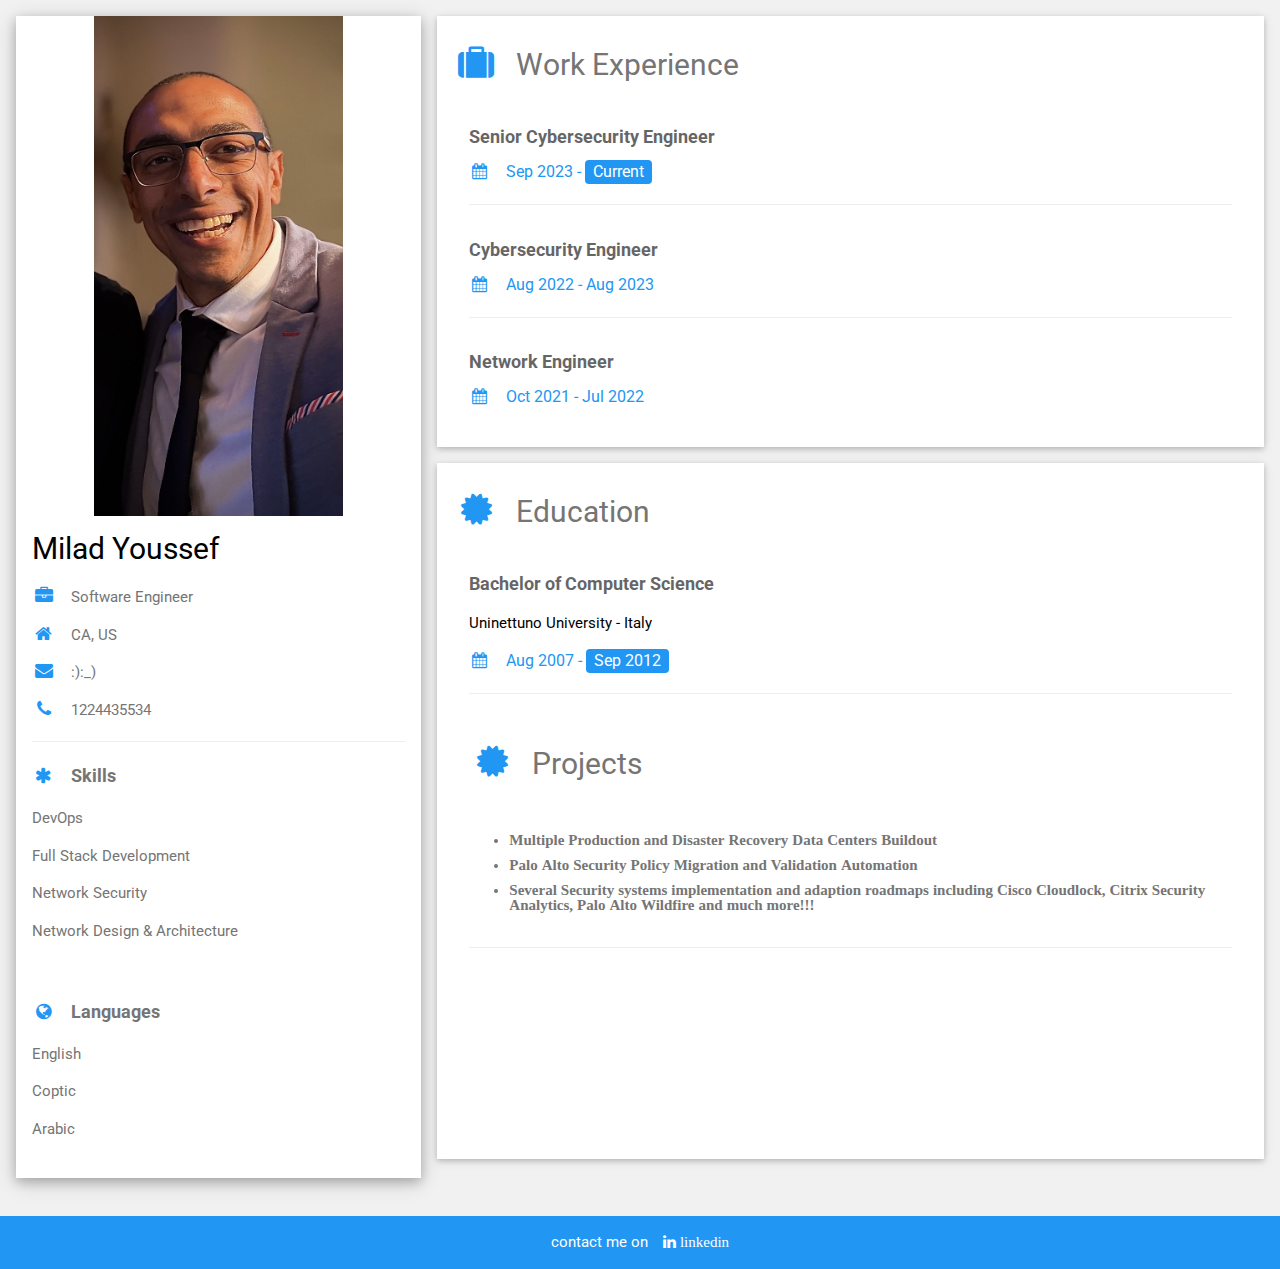
<file: personal_bio/milad_bio.htm>
<!DOCTYPE html>
<html>
<head>
<title>Milad's Bio</title>
<meta charset="UTF-8">
<meta name="viewport" content="width=device-width, initial-scale=1">
<link rel="stylesheet" href="https://www.w3schools.com/w3css/4/w3.css">
<link rel='stylesheet' href='https://fonts.googleapis.com/css?family=Roboto'>
<link rel="stylesheet" href="https://cdnjs.cloudflare.com/ajax/libs/font-awesome/4.7.0/css/font-awesome.min.css">
<style>
html,body,h1,h2,h3,h4,h5,h6 {font-family: "Roboto", sans-serif}
.hide {
  display: none;
}
/* footer p:hover {
  text-decoration: underline;
} */
</style>
</head>
<body class="w3-light-grey">

<!-- Page Container -->
<div class="w3-content w3-margin-top" style="max-width:1400px;">

  <!-- The Grid -->
  <div class="w3-row-padding">
  
    <!-- Left Column -->
    <div class="w3-third">
      <!-- style="max-width: 500px;width:100%; max-height: 485px;height: 75%;" -->
      <div class="w3-white w3-text-grey w3-card-4">
        <div class="w3-display-container">
          <img src="images/IMG_1095.jpg" style="object-fit:contain; height:500px;width:100%" alt="Avatar">
        </div>
        <div class="w3-container">
          <h2 class="w3-text-black" >Milad Youssef</h2>
          <p><i class="fa fa-briefcase fa-fw w3-margin-right w3-large w3-text-blue"></i>Software Engineer</p>
          <p><i class="fa fa-home fa-fw w3-margin-right w3-large w3-text-blue"></i>CA, US</p>
          <p><i class="fa fa-envelope fa-fw w3-margin-right w3-large w3-text-blue"></i>:):_)</p>
          <p><i class="fa fa-phone fa-fw w3-margin-right w3-large w3-text-blue"></i>1224435534</p>
          <hr>

          <p class="w3-large"><b><i class="fa fa-asterisk fa-fw w3-margin-right w3-text-blue"></i>Skills</b></p>
          <p>DevOps</p>
          <div class="hide w3-light-grey w3-round-xlarge w3-small">
            <div class="w3-container w3-center w3-round-xlarge w3-blue" style="width:90%">90%</div>
          </div>
          <p>Full Stack Development</p>
          <div class="hide w3-light-grey w3-round-xlarge w3-small">
            <div class="w3-container w3-center w3-round-xlarge w3-blue" style="width:80%">
              <div class="w3-center w3-text-white">80%</div>
            </div>
          </div>
          <p>Network Security</p>
          <div class="hide w3-light-grey w3-round-xlarge w3-small">
            <div class="w3-container w3-center w3-round-xlarge w3-blue" style="width:75%">75%</div>
          </div>
          <p>Network Design & Architecture</p>
          <div class="hide w3-light-grey w3-round-xlarge w3-small">
            <div class="w3-container w3-center w3-round-xlarge w3-blue" style="width:50%">50%</div>
          </div>
          <br>

          <p class="w3-large w3-text-theme"><b><i class="fa fa-globe fa-fw w3-margin-right w3-text-blue"></i>Languages</b></p>
          <p>English</p>
          <div class="hide w3-light-grey w3-round-xlarge">
            <div class="w3-round-xlarge w3-blue" style="height:24px;width:100%"></div>
          </div>
          <p>Coptic</p>
          <div class="hide w3-light-grey w3-round-xlarge">
            <div class="w3-round-xlarge w3-blue" style="height:24px;width:55%"></div>
          </div>
          <p>Arabic</p>
          <div class="hide w3-light-grey w3-round-xlarge">
            <div class="w3-round-xlarge w3-blue" style="height:24px;width:25%"></div>
          </div>
          <br>
        </div>
      </div><br>

    <!-- End Left Column -->
    </div>

    <!-- Right Column -->
    <div class="w3-twothird">
    
      <div class="w3-container w3-card w3-white w3-margin-bottom">
        <h2 class="w3-text-grey w3-padding-16"><i class="fa fa-suitcase fa-fw w3-margin-right w3-xxlarge w3-text-blue"></i>Work Experience</h2>
        <div class="w3-container">
          <h5 class="w3-opacity"><b>Senior Cybersecurity Engineer</b></h5>
          <h6 class="w3-text-blue"><i class="fa fa-calendar fa-fw w3-margin-right"></i>Sep 2023 - <span class="w3-tag w3-blue w3-round">Current</span></h6>
          <p></p>
          <hr>
        </div>
        <div class="w3-container">
          <h5 class="w3-opacity"><b>Cybersecurity Engineer</b></h5>
          <h6 class="w3-text-blue"><i class="fa fa-calendar fa-fw w3-margin-right"></i>Aug 2022 - Aug 2023</h6>
          <p></p>
          <hr>
        </div>
        <div class="w3-container">
          <h5 class="w3-opacity"><b>Network Engineer</b></h5>
          <h6 class="w3-text-blue"><i class="fa fa-calendar fa-fw w3-margin-right"></i>Oct 2021 - Jul 2022</h6>
          <p></p><br>
        </div>
      </div>

      <div class="w3-container w3-card w3-white">
        <h2 class="w3-text-grey w3-padding-16"><i class="fa fa-certificate fa-fw w3-margin-right w3-xxlarge w3-text-blue"></i>Education</h2>
        <div class="w3-container">
          <h5 class="w3-opacity"><b>Bachelor of Computer Science</b></h5>
          <p>Uninettuno University - Italy</p>
          <h6 class="w3-text-blue"><i class="fa fa-calendar fa-fw w3-margin-right"></i>Aug 2007 - <span class="w3-tag w3-blue w3-round">Sep 2012</span></h6>
          <hr>
        </div>
        <div class="w3-container">
          <h2 class="w3-text-grey w3-padding-16"><i class="fa fa-certificate fa-fw w3-margin-right w3-xxlarge w3-text-blue"></i>Projects</h2>
          <h5 style ="display:none;"class="w3-opacity"><b>London Business School</b></h5>
          <ul style= "margin-top: 10px;font-weight: bold;" class="fa w3-text-grey w3-strong">
            <li style= "margin-top: 10px;">Multiple Production and Disaster Recovery Data Centers Buildout</li>
            <li style= "margin-top: 10px;">Palo Alto Security Policy Migration and Validation Automation</li>
            <li style= "margin-top: 10px;">Several Security systems implementation and adaption roadmaps including
              Cisco Cloudlock, Citrix Security Analytics, Palo Alto Wildfire and much more!!!</i>
          </ul>
          <hr>
        </div>
        <div style="visibility: hidden;"class="w3-container">
          <h5 class="w3-opacity"><b>School of Coding</b></h5>
          <h6 class="w3-text-blue"><i class="fa fa-calendar fa-fw w3-margin-right"></i>2010 - 2013</h6>
          <p>Bachelor Degree</p><br><br><br>
        </div>
      </div>

    <!-- End Right Column -->
    </div>
    
  <!-- End Grid -->
  </div>
  
  <!-- End Page Container -->
</div>

<footer style="display: flex; justify-content: center;" class="w3-container w3-blue w3-center w3-margin-top">
  <p>contact me on&emsp;</p>
  <a style="align-content: center;" href="https://linkedin.com/in/miladsyoussef"><i class="fa fa-linkedin w3-hover-opacity">  linkedin</i></a>
  <!-- <i style="align-content: center;" class="fa fa-instagram w3-hover-opacity">  Twitter</i> -->
  <!-- <i class="fa fa-facebook-official w3-hover-opacity"></i>
  
  <i class="fa fa-snapchat w3-hover-opacity"></i>
  <i class="fa fa-pinterest-p w3-hover-opacity"></i>
  <i class="fa fa-twitter w3-hover-opacity"></i>
  <i class="fa fa-linkedin w3-hover-opacity"></i>
  <p>Template by <a href="https://www.w3schools.com/w3css/default.asp" target="_blank">w3.css</a></p> -->
</footer>

</body>
</html>
</file>
